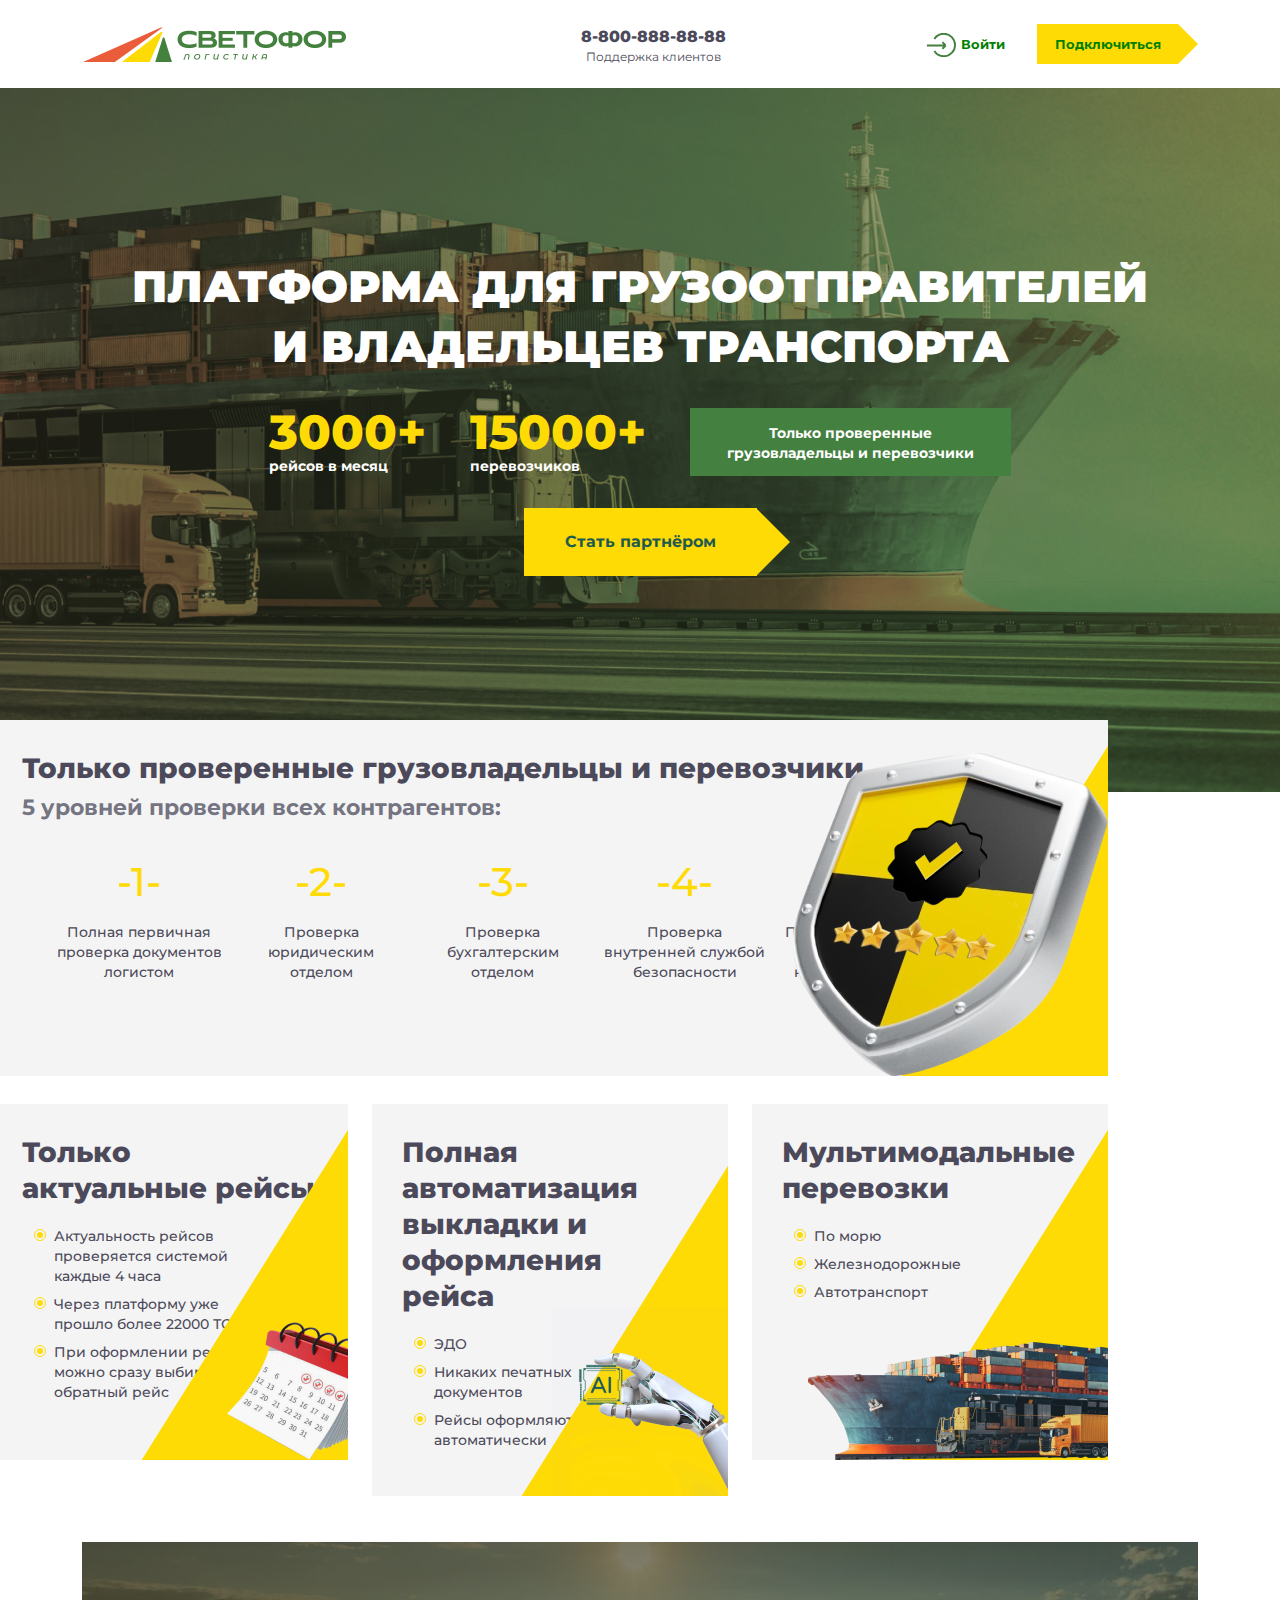
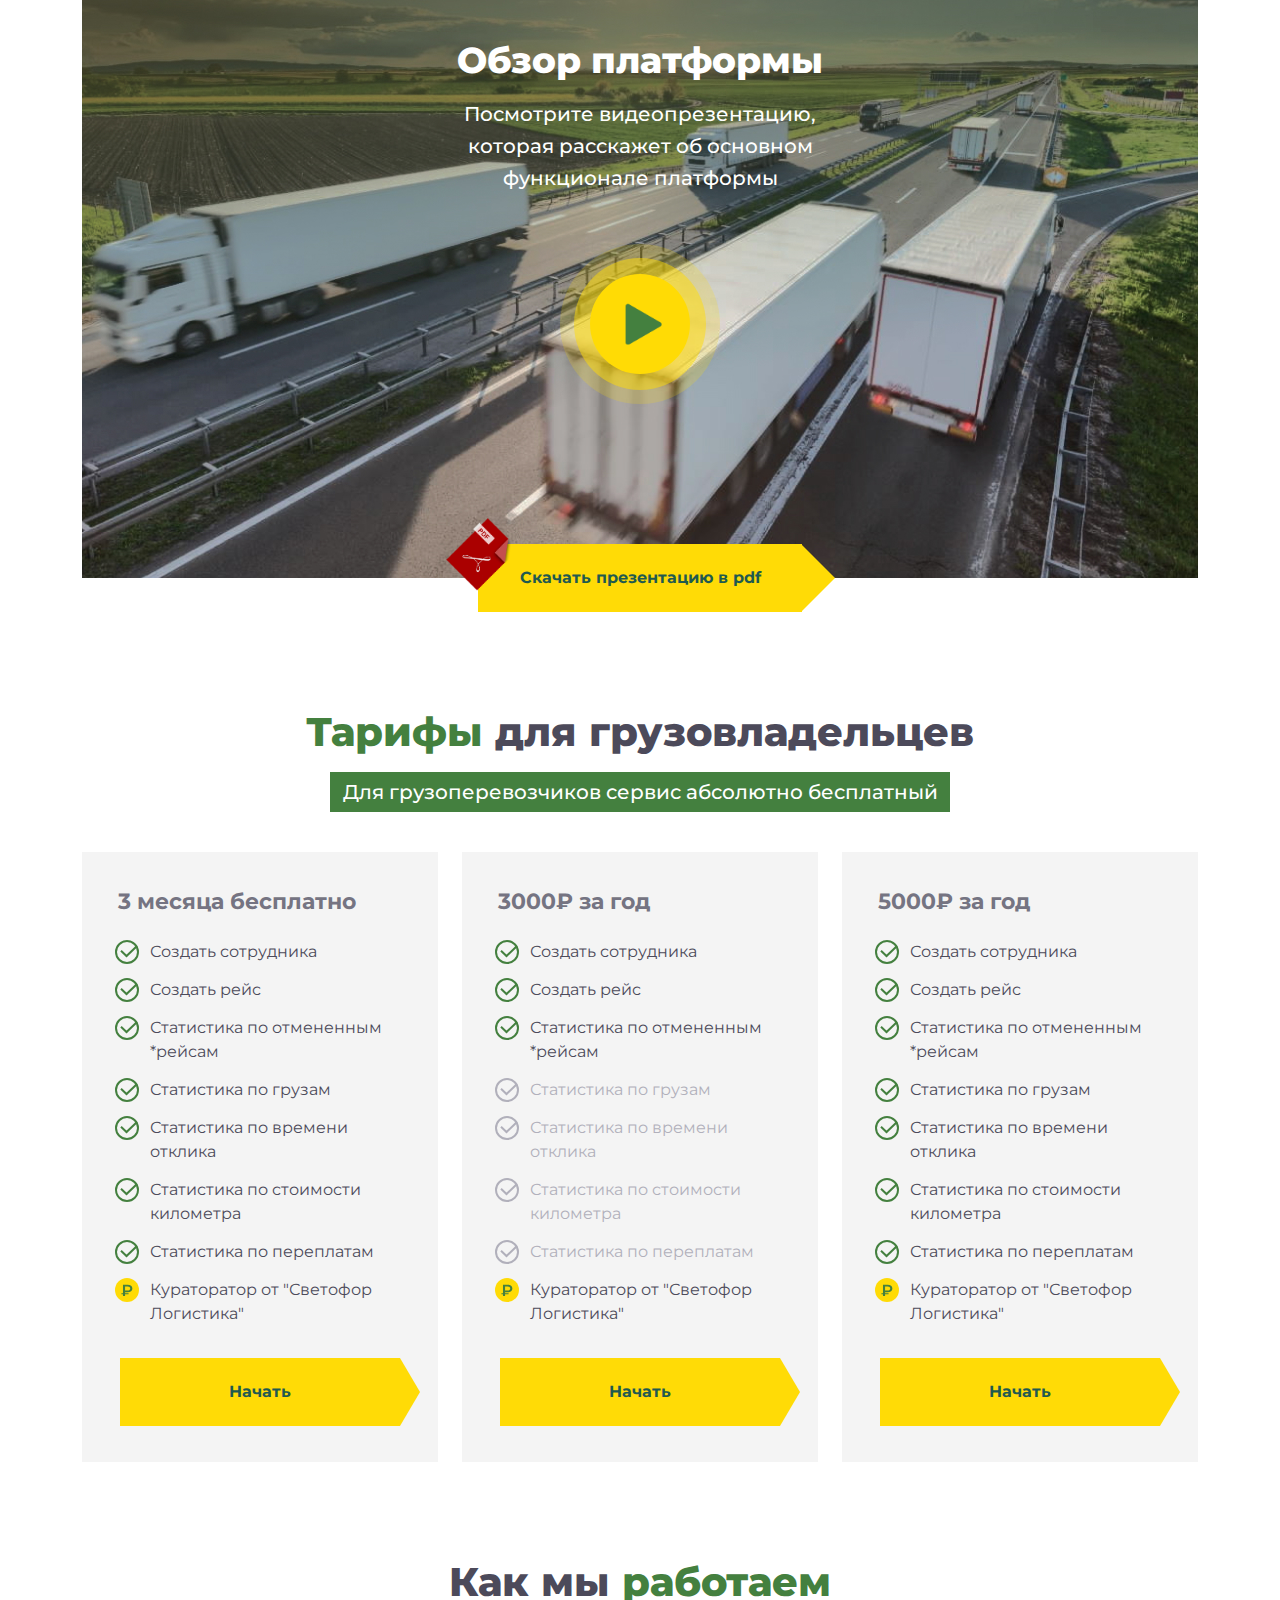
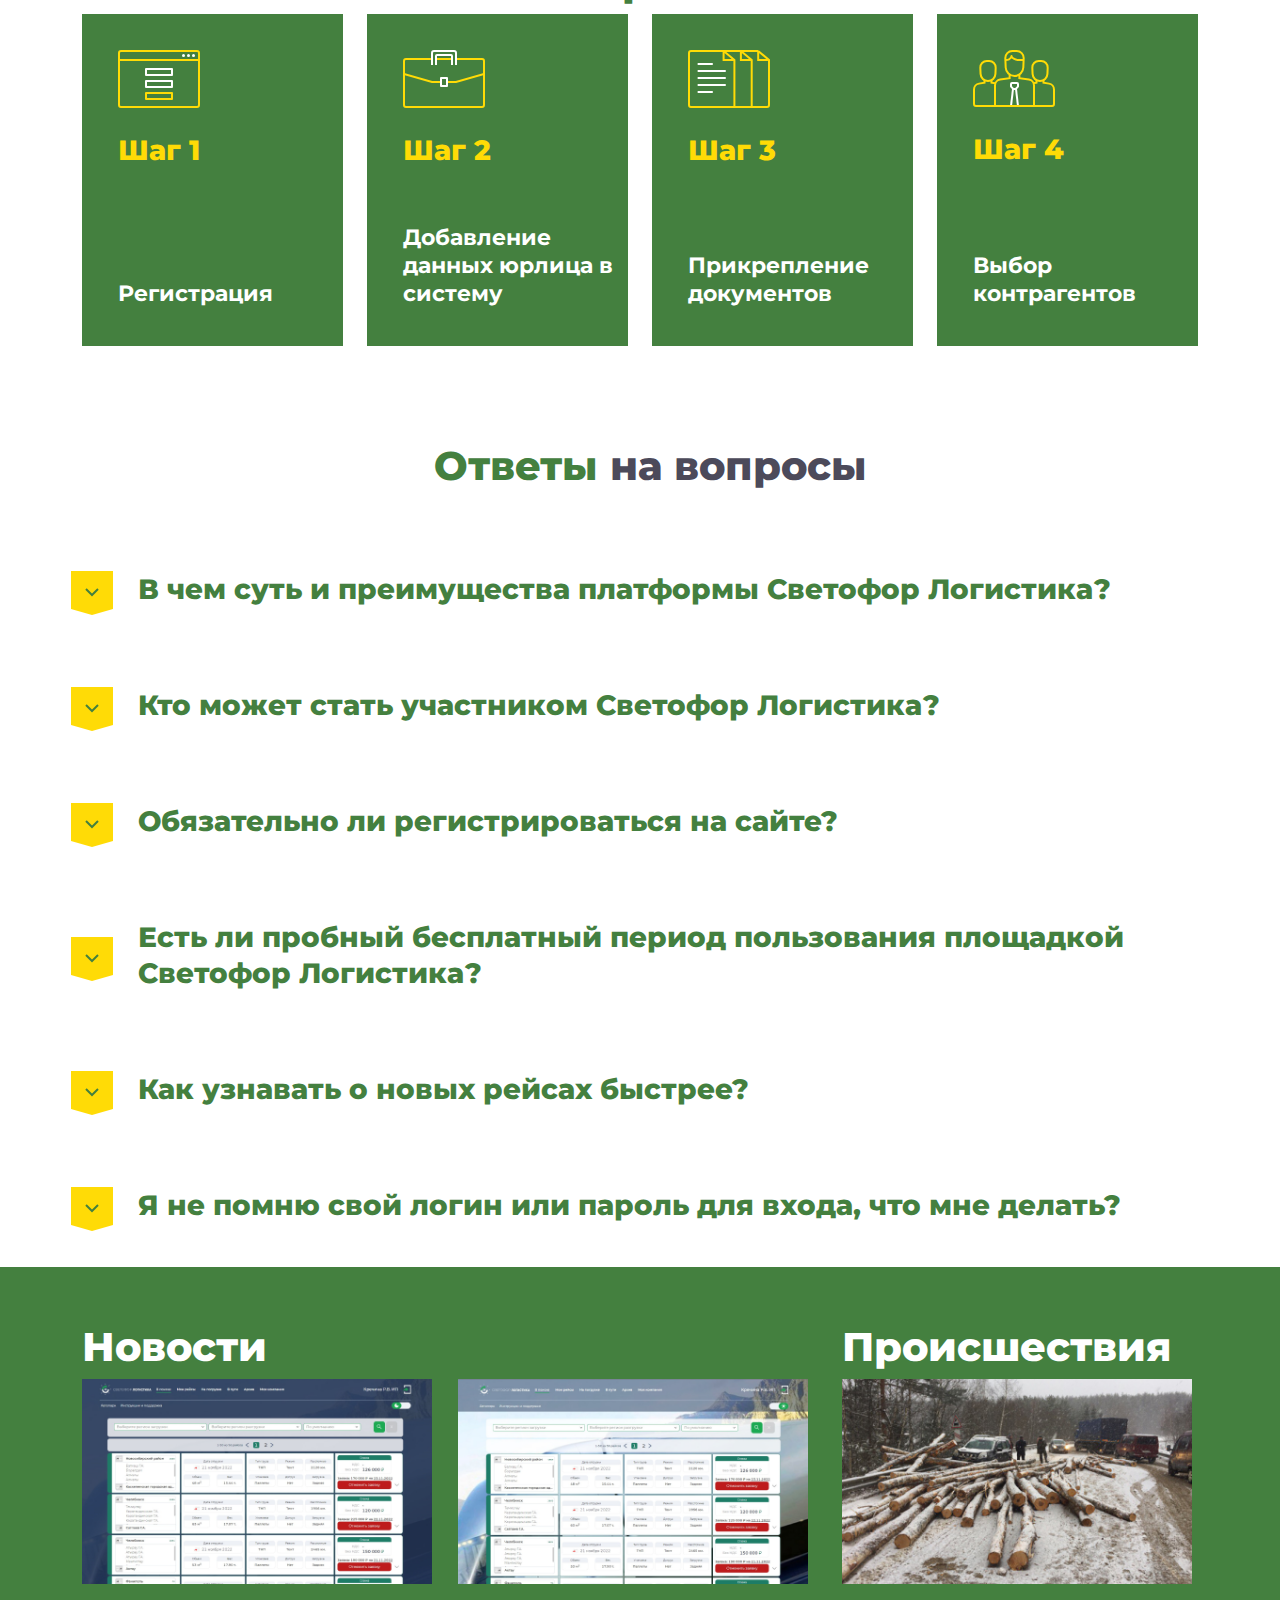
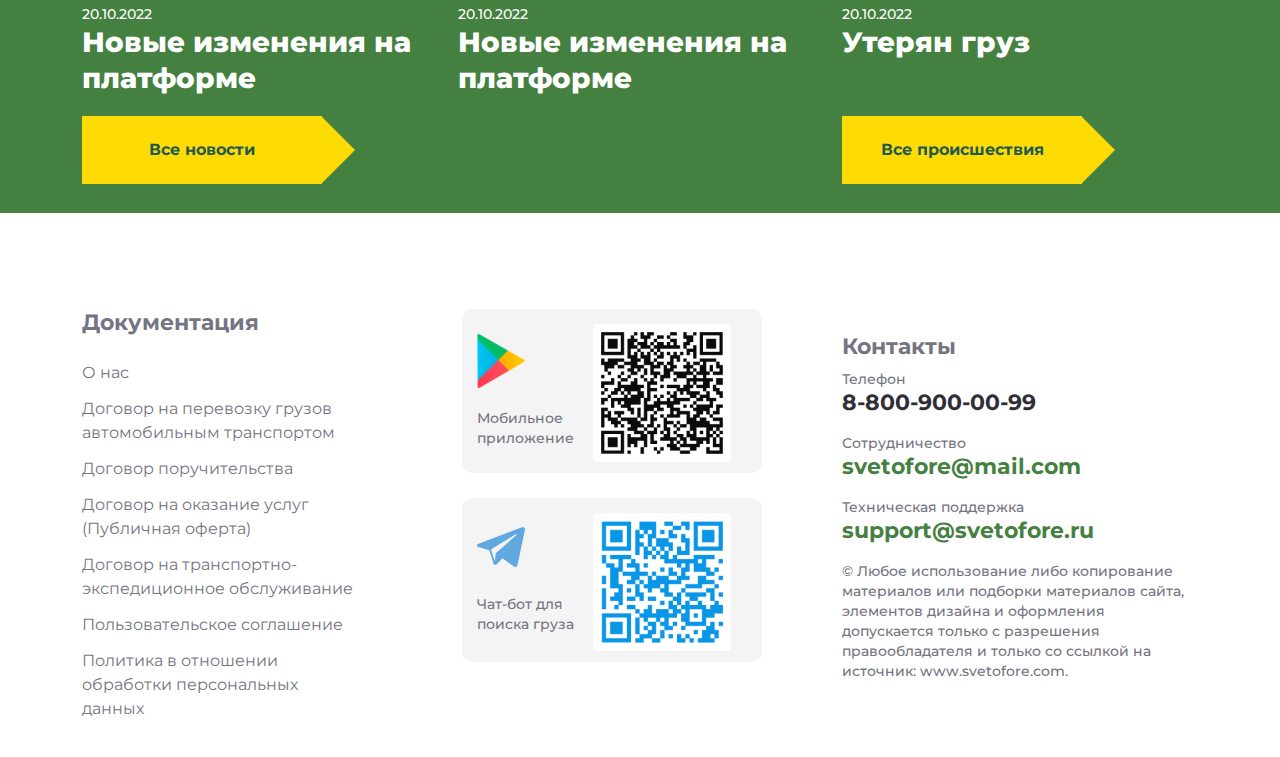
<file: 03/index.html>
<!DOCTYPE html>
<html lang="ru">
<head>
    <meta charset="UTF-8"/>
    <meta http-equiv="X-UA-Compatible" content="IE=edge"/>
    <meta name="viewport" content="width=device-width, initial-scale=1.0"/>
    <link href="https://fonts.googleapis.com/css2?family=Montserrat:wght@400;500;700;800;900&display=swap"
          rel="stylesheet"/>
    <link rel="stylesheet" href="css/bootstrap-reboot.min.css"/>
    <link rel="stylesheet" href="css/bootstrap-grid.min.css"/>
    <link rel="stylesheet" href="css/style.css"/>
    <link rel="shortcut icon" href="/img/favicon/favicon.ico" type="image/x-icon"/>
    <link rel="shortcut icon" href="/img/favicon/favicon-32x32.png" type="image/png"/>
    <title>СВЕТОФОР</title>
</head>
<body>
<header class="header">
    <div class="container">
        <div class="header__wrapper">
            <div class="header__logo"><img src="img/logo/logo.png" alt="logo" class="header__img"/></div>
            <div class="header__contact">
                <a href="tel:88008888888" class="header__phone">8-800-888-88-88</a>
                <div class="header__caption caption">Поддержка клиентов</div>
            </div>
            <div class="header__auth">
                <button class="header__login-btn btn-small">Войти</button>
                <button class="header__reg-btn btn-small">Подключиться</button>
            </div>
        </div>
    </div>
</header>
<section class="main">
    <div class="container">
        <h1 class="main__title">Платформа для грузоотправителей и владельцев транспорта</h1>
        <div class="main__info">
            <div class="main__trips">
                <div class="main__count">3000+</div>
                <div class="main__text text-small">рейсов в месяц</div>
            </div>
            <div class="main__transporters">
                <div class="main__count">15000+</div>
                <div class="main__text text-small">перевозчиков</div>
            </div>
            <div class="main__descriptions text-small">Только проверенные грузовладельцы и перевозчики</div>
        </div>
        <button class="main__btn btn-big">Стать партнёром</button>
    </div>
</section>
<section class="only">
    <div class="only__wrapper">
        <div class="container">
            <div class="row">
                <div class="col-12">
                    <div class="only__item only__item">
                        <h4 class="only__title">Только проверенные грузовладельцы и перевозчики</h4>
                        <h5 class="onli__subtitle">5 уровней проверки всех контрагентов:</h5>
                        <ul class="only__list only__list_large text-small">
                            <li>Полная первичная проверка документов логистом</li>
                            <li>Проверка юридическим отделом</li>
                            <li>Проверка бухгалтерским отделом</li>
                            <li>Проверка внутренней службой безопасности</li>
                            <li>Проверка водителя и ТС перед непосредственной погрузкой</li>
                        </ul>
                        <img src="img/icons/Shape.png" alt="1"/>
                    </div>
                </div>
                <div class="col-4">
                    <div class="only__item">
                        <h4 class="only__title">Только актуальные рейсы</h4>
                        <ul class="only__list text-small">
                            <li>Актуальность рейсов проверяется системой каждые 4 часа</li>
                            <li>Через платформу уже прошло более 22000 ТС</li>
                            <li>При оформлении рейса можно сразу выбирать обратный рейс</li>
                        </ul>
                        <img src="img/icons/Layer1.png" alt="2"/>
                    </div>
                </div>
                <div class="col-4">
                    <div class="only__item">
                        <h4 class="only__title">Полная автоматизация выкладки и оформления рейса</h4>
                        <ul class="only__list text-small">
                            <li>ЭДО</li>
                            <li>Никаких печатных документов</li>
                            <li>Рейсы оформляются автоматически</li>
                        </ul>
                        <img src="img/icons/Layer2.png" alt="3"/>
                    </div>
                </div>
                <div class="col-4">
                    <div class="only__item">
                        <h4 class="only__title">Мультимодальные перевозки</h4>
                        <ul class="only__list text-small">
                            <li>По морю</li>
                            <li>Железнодорожные</li>
                            <li>Автотранспорт</li>
                        </ul>
                        <img src="img/icons/Layer3.png" alt="4"/>
                    </div>
                </div>
            </div>
        </div>
    </div>
</section>
<section class="review">
    <div class="container">
        <div class="review__wrapper">
            <h3 class="review__title">Обзор платформы</h3>
            <div class="review__description text-big">Посмотрите видеопрезентацию, которая расскажет об основном
                функционале платформы
            </div>
            <button class="review__btn-round btn-round"><img src="img/icons/arr.png" alt=""/></button>
            <button class="review__btn-download btn-big">Скачать презентацию в pdf</button>
        </div>
    </div>
</section>
<section class="tariff">
    <div class="container">
        <h2 class="tariff__title"><span>Тарифы</span> для грузовладельцев</h2>
        <div class="tariff__info text-big">Для грузоперевозчиков сервис абсолютно бесплатный</div>
        <div class="row">
            <div class="col-4">
                <div class="tariff__item">
                    <h5 class="tarif__item-title">3 месяца бесплатно</h5>
                    <ul class="tariff__list">
                        <li>Создать сотрудника</li>
                        <li>Создать рейс</li>
                        <li>Статистика по отмененным *рейсам</li>
                        <li>Статистика по грузам</li>
                        <li>Статистика по времени отклика</li>
                        <li>Статистика по стоимости километра</li>
                        <li>Статистика по переплатам</li>
                        <li>Кураторатор от "Светофор Логистика"</li>
                    </ul>
                    <button class="tariff__btn btn-big">Начать</button>
                </div>
            </div>
            <div class="col-4">
                <div class="tariff__item">
                    <h5 class="tarif__item-title">3000₽ за год</h5>
                    <ul class="tariff__list">
                        <li>Создать сотрудника</li>
                        <li>Создать рейс</li>
                        <li>Статистика по отмененным *рейсам</li>
                        <li class="no-active">Статистика по грузам</li>
                        <li class="no-active">Статистика по времени отклика</li>
                        <li class="no-active">Статистика по стоимости километра</li>
                        <li class="no-active">Статистика по переплатам</li>
                        <li>Кураторатор от "Светофор Логистика"</li>
                    </ul>
                    <button class="tariff__btn btn-big">Начать</button>
                </div>
            </div>
            <div class="col-4">
                <div class="tariff__item">
                    <h5 class="tarif__item-title">5000₽ за год</h5>
                    <ul class="tariff__list">
                        <li>Создать сотрудника</li>
                        <li>Создать рейс</li>
                        <li>Статистика по отмененным *рейсам</li>
                        <li>Статистика по грузам</li>
                        <li>Статистика по времени отклика</li>
                        <li>Статистика по стоимости километра</li>
                        <li>Статистика по переплатам</li>
                        <li>Кураторатор от "Светофор Логистика"</li>
                    </ul>
                    <button class="tariff__btn btn-big">Начать</button>
                </div>
            </div>
        </div>
    </div>
</section>
<section class="how-work">
    <div class="container">
        <h2 class="how-work__title">Как мы <span>работаем</span></h2>
        <div class="row">
            <div class="col-3">
                <div class="how-work__item">
                    <img src="img/icons/reg.svg" alt="step 1" class="how-work__img"/>
                    <h4 class="how-work__step">Шаг 1</h4>
                    <h5 class="how-work__descr">Регистрация</h5>
                </div>
            </div>
            <div class="col-3">
                <div class="how-work__item">
                    <img src="img/icons/ur.svg" alt="step 2" class="how-work__img"/>
                    <h4 class="how-work__step">Шаг 2</h4>
                    <h5 class="how-work__descr">Добавление данных юрлица в систему</h5>
                </div>
            </div>
            <div class="col-3">
                <div class="how-work__item">
                    <img src="img/icons/doc.svg" alt="step 3" class="how-work__img"/>
                    <h4 class="how-work__step">Шаг 3</h4>
                    <h5 class="how-work__descr">Прикрепление документов</h5>
                </div>
            </div>
            <div class="col-3">
                <div class="how-work__item">
                    <img src="img/icons/agent.svg" alt="step 4" class="how-work__img"/>
                    <h4 class="how-work__step">Шаг 4</h4>
                    <h5 class="how-work__descr">Выбор контрагентов</h5>
                </div>
            </div>
        </div>
    </div>
</section>
<section class="answer">
    <div class="container">
        <h2 class="answer__title"><span>Ответы </span>на вопросы</h2>
        <div class="answer__item">
            <h4 class="answer__text">В чем суть и преимущества платформы Светофор Логистика?</h4>
            <div class="answer__descr text-big">Наша платформа, соеденяет фактических перевозчика с грузоотправителем.
                Позволяя сэкономить время обоих.
            </div>
        </div>
        <div class="answer__item">
            <h4 class="answer__text">Кто может стать участником Светофор Логистика?</h4>
            <div class="answer__descr text-big">Наша платформа, соеденяет фактических перевозчика с грузоотправителем.
                Позволяя сэкономить время обоих.
            </div>
        </div>
        <div class="answer__item">
            <h4 class="answer__text">Обязательно ли регистрироваться на сайте?</h4>
            <div class="answer__descr text-big">Наша платформа, соеденяет фактических перевозчика с грузоотправителем.
                Позволяя сэкономить время обоих.
            </div>
        </div>
        <div class="answer__item">
            <h4 class="answer__text">Есть ли пробный бесплатный период пользования площадкой Светофор Логистика?</h4>
            <div class="answer__descr text-big">Наша платформа, соеденяет фактических перевозчика с грузоотправителем.
                Позволяя сэкономить время обоих.
            </div>
        </div>
        <div class="answer__item">
            <h4 class="answer__text">Как узнавать о новых рейсах быстрее?</h4>
            <div class="answer__descr text-big">Наша платформа, соеденяет фактических перевозчика с грузоотправителем.
                Позволяя сэкономить время обоих.
            </div>
        </div>
        <div class="answer__item">
            <h4 class="answer__text">Я не помню свой логин или пароль для входа, что мне делать?</h4>
            <div class="answer__descr text-big">Наша платформа, соеденяет фактических перевозчика с грузоотправителем.
                Позволяя сэкономить время обоих.
            </div>
        </div>
    </div>
</section>
<section class="news">
    <div class="container">
        <div class="row">
            <div class="col-8">
                <h2 class="news__header">Новости</h2>
                <div class="news__wrapper">
                    <div class="news__item">
                        <img src="img/news/photo_2022-11-21_16-03-25_1.png" alt="news1" class="news__img"/>
                        <div class="news__date text-small">20.10.2022</div>
                        <h4 class="news__title"><a href="#">Новые изменения на платформе</a></h4>
                    </div>
                    <div class="news__item">
                        <img src="img/news/photo_2022-11-21_16-03-14_1.png" alt="news2" class="news__img"/>
                        <div class="news__date text-small">20.10.2022</div>
                        <h4 class="news__title"><a href="#">Новые изменения на платформе</a></h4>
                    </div>
                </div>
                <button class="news__btn btn-big">Все новости</button>

            </div>
            <div class="col-4">
                <div class="news__incidents">
                    <h2 class="news__header">Происшествия</h2>
                    <div class="news__item">
                        <img src="img/news/photo_2022-11-21_16-03-16.png" alt="inc1" class="news__img"/>
                        <div class="news__date text-small">20.10.2022</div>
                        <h4 class="news__title"><a href="#">Утерян груз</a></h4>
                    </div>
                </div>
                <button class="news__btn btn-big">Все происшествия</button>

            </div>

        </div>
    </div>
</section>
<footer class="footer">
    <div class="container">
        <div class="row">
            <div class="col-4">
                <div class="footer__docs">
                    <h5>Документация</h5>
                    <ul class="footer__list">
                        <li><a href="#" class="footer__doc">О нас</a></li>
                        <li><a href="#" class="footer__doc">Договор на перевозку грузов автомобильным транспортом</a>
                        </li>
                        <li><a href="#" class="footer__doc">Договор поручительства</a></li>
                        <li><a href="#" class="footer__doc">Договор на оказание услуг (Публичная оферта)</a></li>
                        <li><a href="#" class="footer__doc">Договор на транспортно-экспедиционное обслуживание</a></li>
                        <li><a href="#" class="footer__doc">Пользовательское соглашение</a></li>
                        <li><a href="#" class="footer__doc">Политика в отношении обработки персональных данных</a></li>
                    </ul>
                </div>
            </div>
            <div class="col-4">
                <div class="footer__links">
                    <a href="#" class="footer__mobile-app">
                        <img src="img/icons/icon_market.svg" alt="market" class="footer__icon"/>
                        <div class="footer__text text-small">Мобильное приложение</div>
                        <img src="img/icons/qr_market.png" alt="qr_market" class="footer__qr"/>
                    </a>
                    <a href="#" class="footer__teleg-bot">
                        <img src="img/icons/icon_bot.svg" alt="bot" class="footer__icon"/>
                        <div class="footer__text text-small">Чат-бот для поиска груза</div>
                        <img src="img/icons/qr_bot.png" alt="qr_bot" class="footer__qr"/>
                    </a>
                </div>
            </div>
            <div class="col-4">
                <div class="footer__contacts">
                    <h5>Контакты</h5>
                    <div class="footer__phone">
                        <div class="text-small">Телефон</div>
                        <h5><a href="tel:88009000099">8-800-900-00-99</a></h5>
                    </div>
                    <div class="footer__cooperation">
                        <div class="text-small">Сотрудничество</div>
                        <h5 class="footer__mail"><a href="mailto:svetofore@mail.com">svetofore@mail.com</a></h5>
                    </div>
                    <div class="footer__support">
                        <div class="text-small">Техническая поддержка</div>
                        <h5 class="footer__mail"><a href="mailto:support@svetofore.ru">support@svetofore.ru</a></h5>
                    </div>
                    <div class="footer__copy">
                        <div class="text-small">
                            &copy Любое использование либо копирование материалов или подборки материалов сайта,
                            элементов дизайна и оформления допускается только с
                            разрешения правообладателя и только со ссылкой на источник: www.svetofore.com.
                        </div>
                    </div>
                </div>
            </div>
        </div>
    </div>
</footer>
<script src="js/script.js"></script>
</body>
</html>
</file>
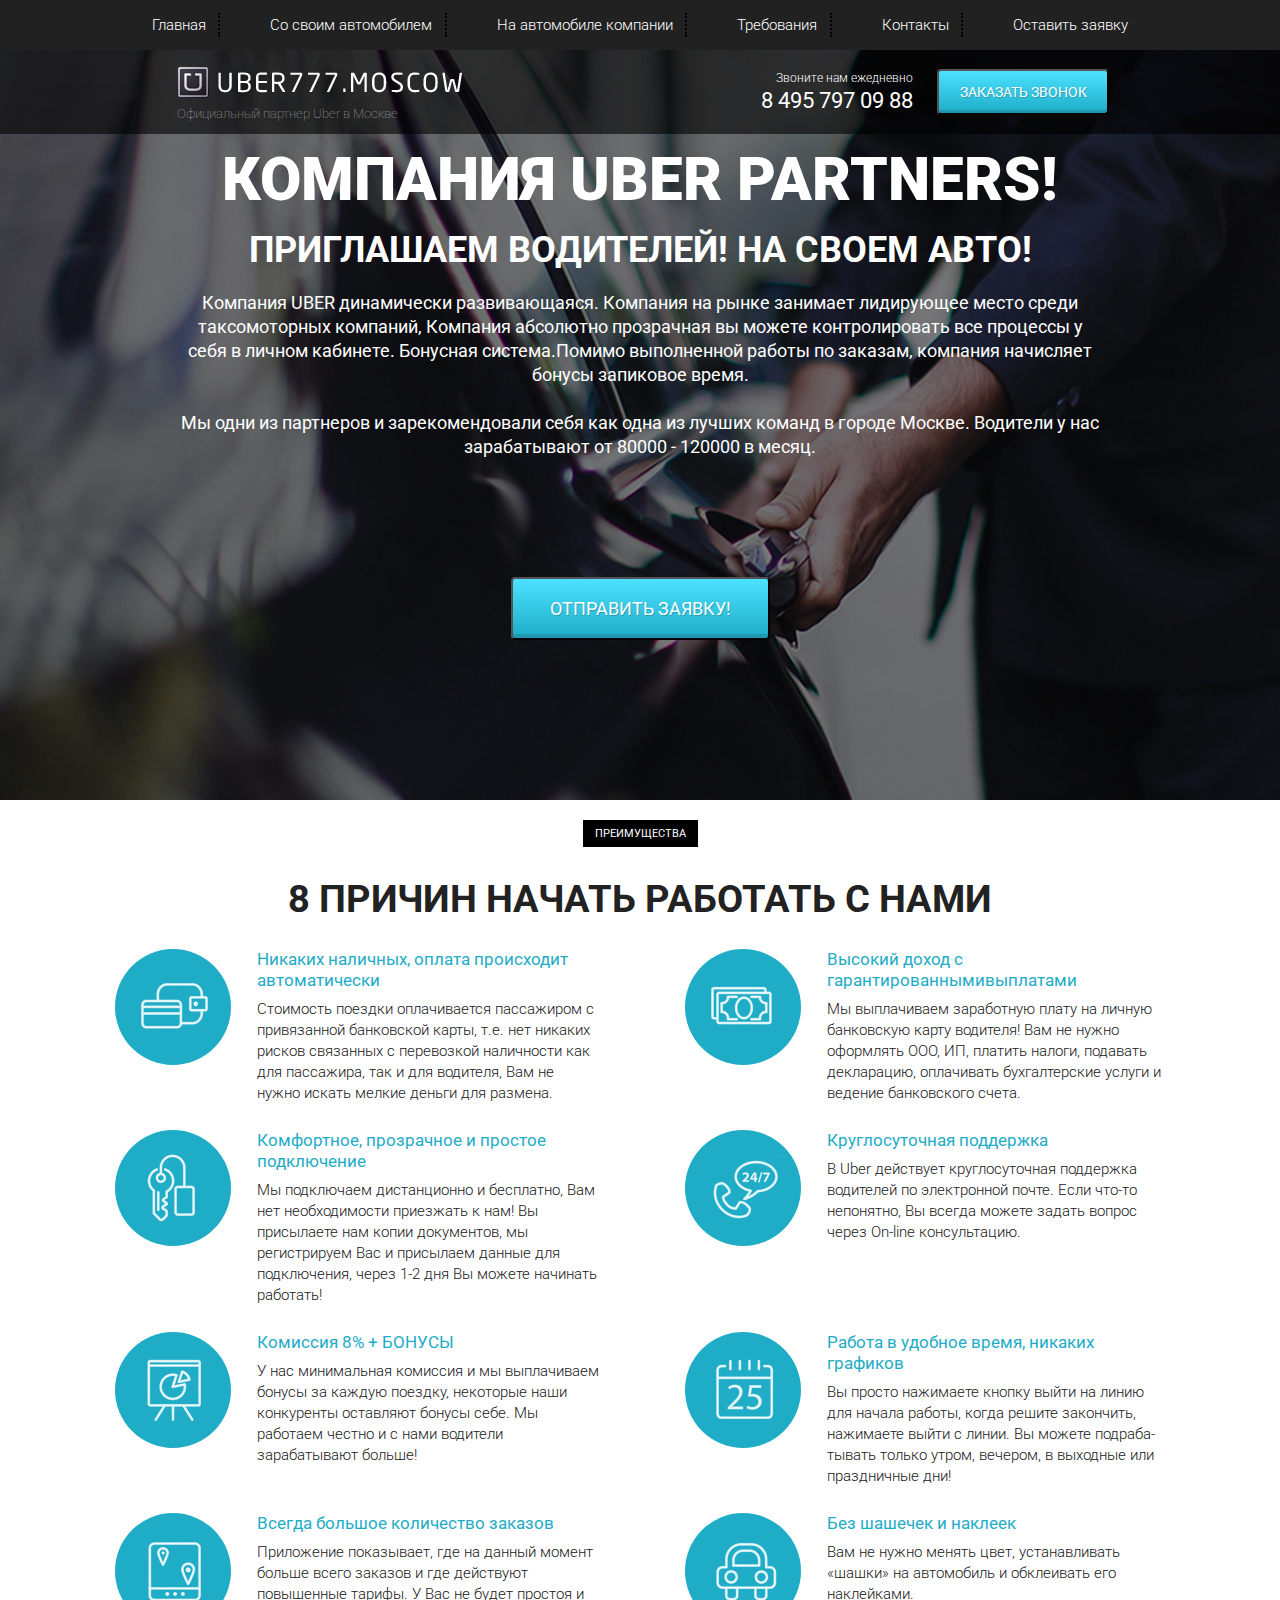
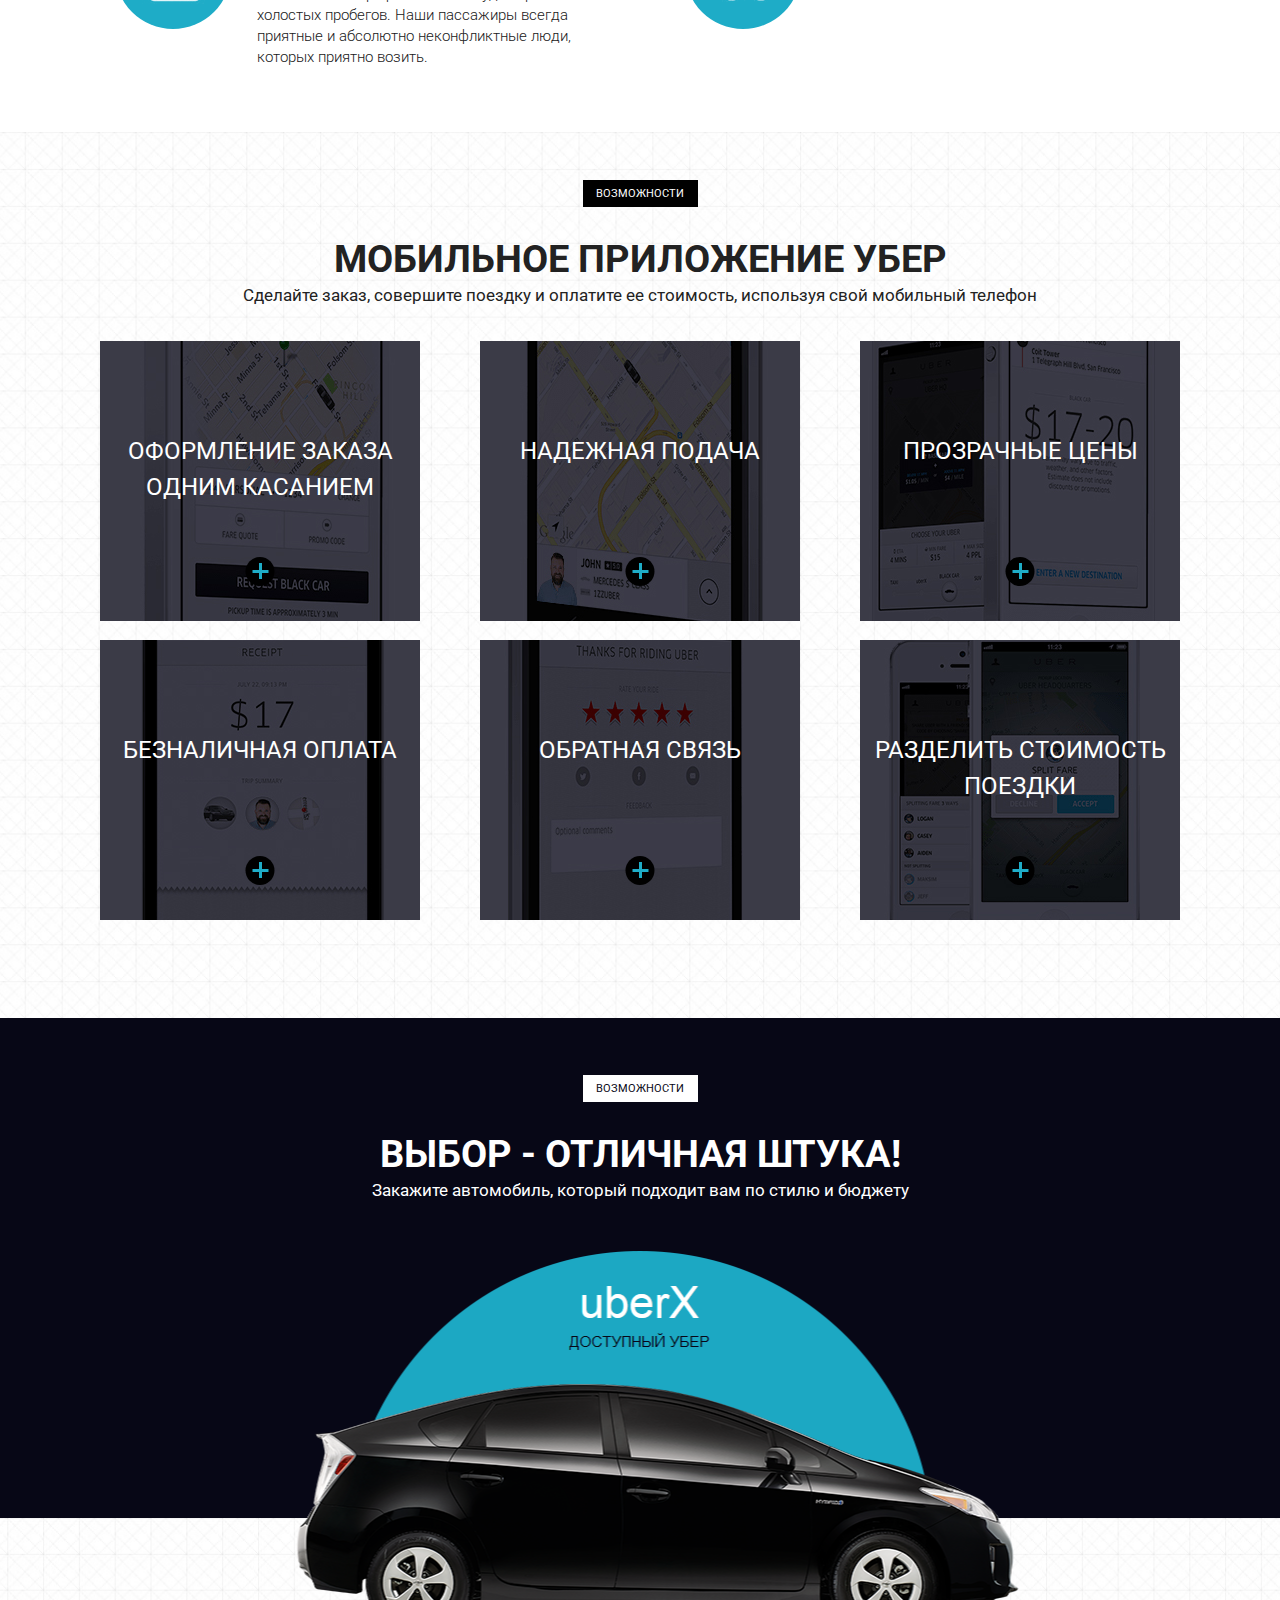
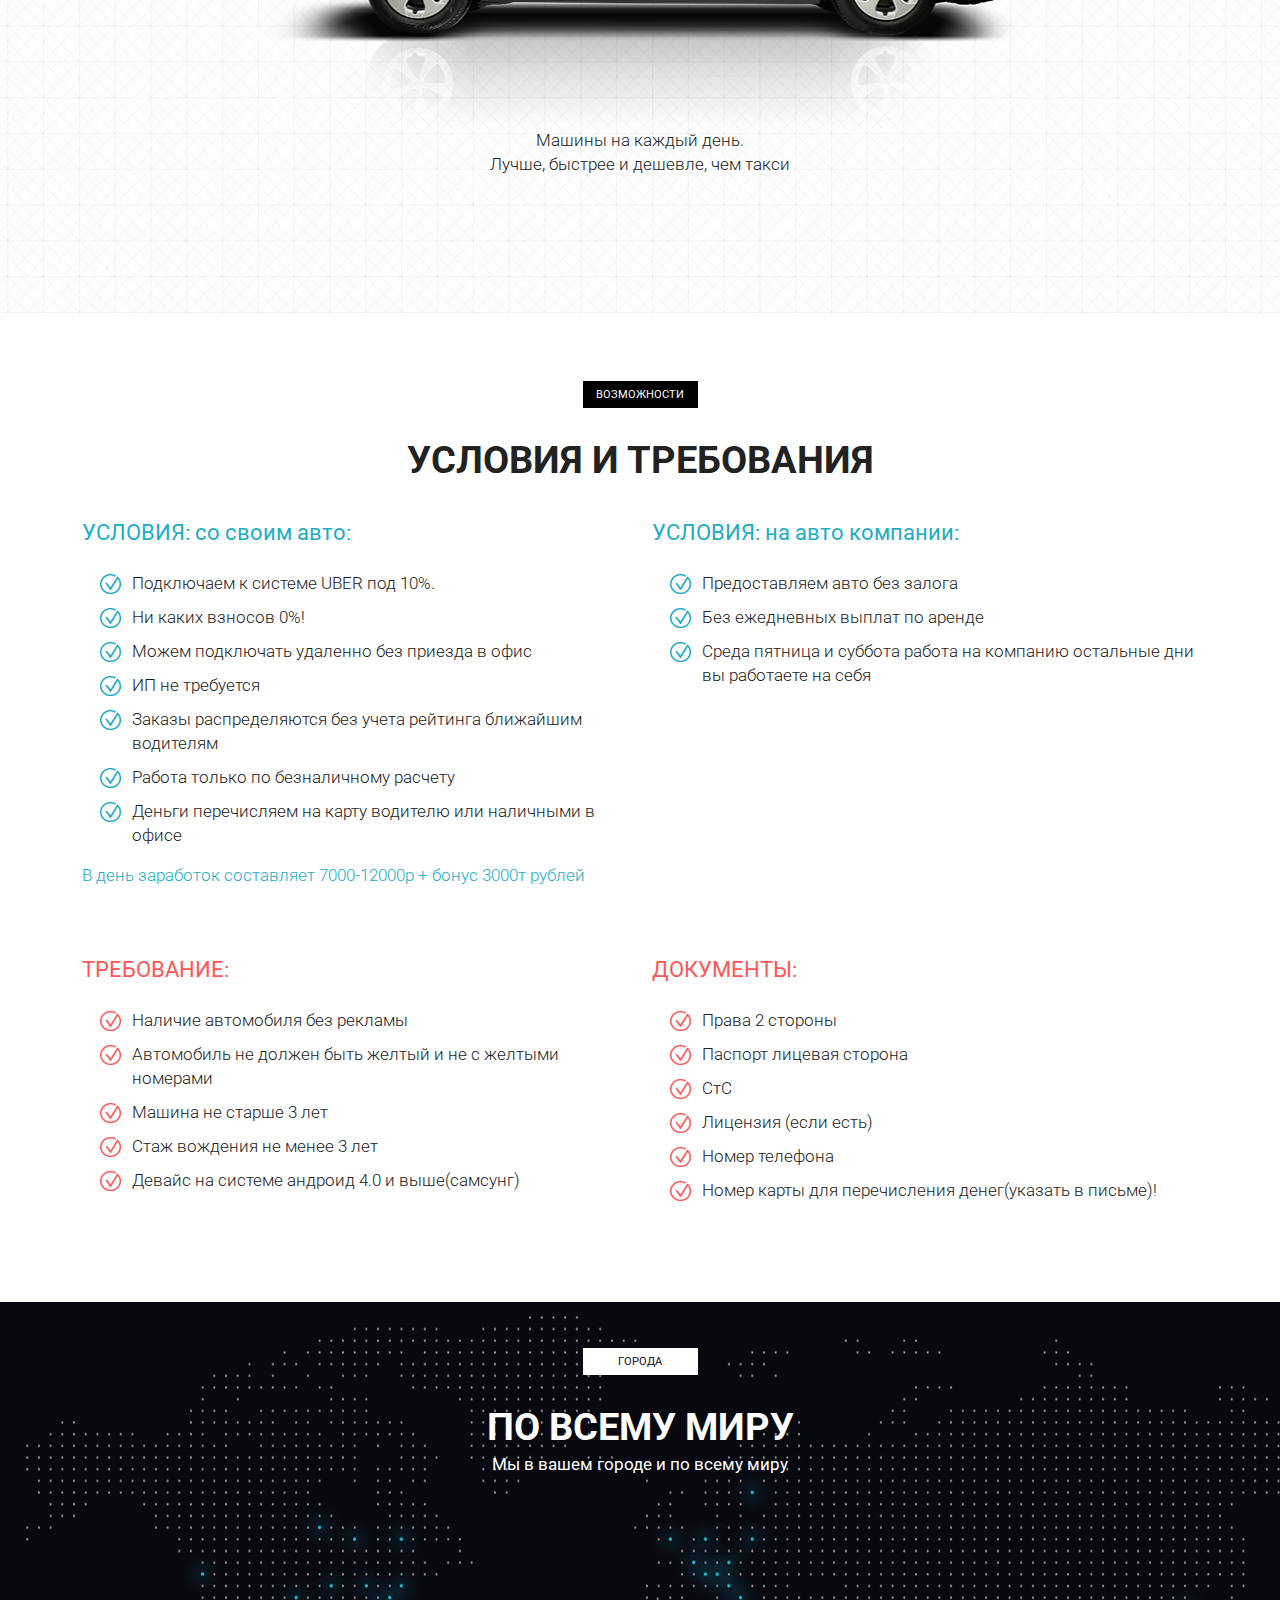
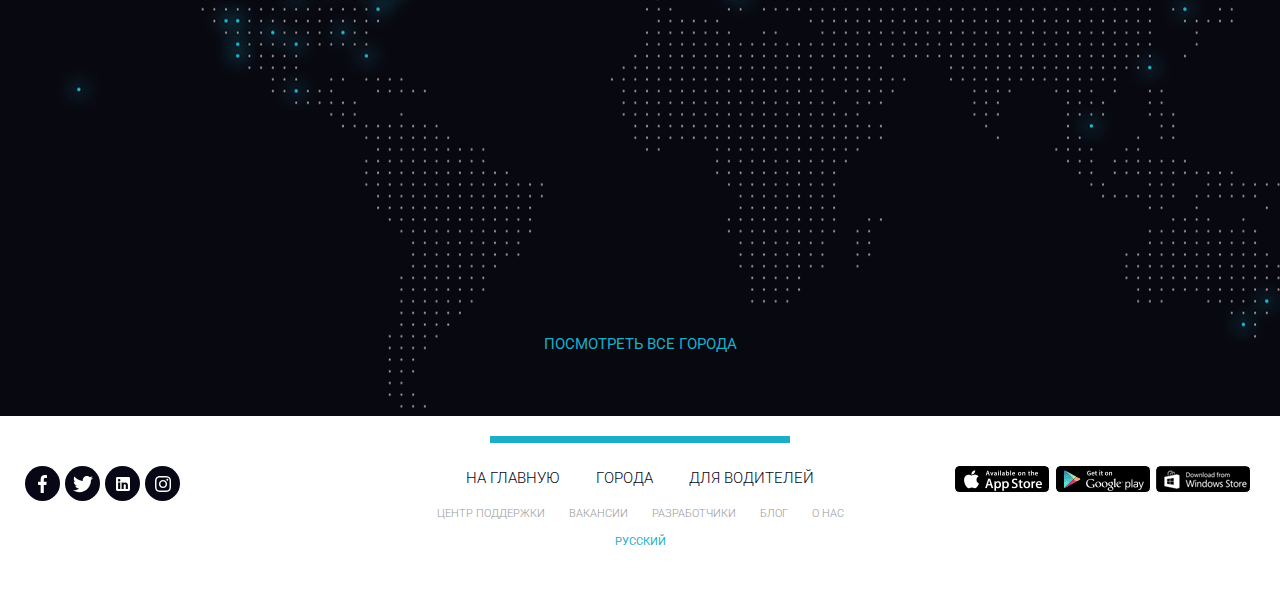
<file: 02/src/index.html>
<!DOCTYPE html>
<html lang="en">
  <head>
    <meta charset="UTF-8" />
    <meta http-equiv="X-UA-Compatible" content="IE=edge" />
    <meta name="viewport" content="width=device-width, initial-scale=1.0" />
    <link href="https://fonts.googleapis.com/css2?family=Roboto:wght@300;400;700&display=swap" rel="stylesheet" />
    <link rel="stylesheet" href="css/bootstrap-reboot.min.css" />
    <link rel="stylesheet" href="css/bootstrap-grid.min.css" />
    <link rel="stylesheet" href="css/style.min.css" />
    <title>Uber</title>
    <link rel="shortcut icon" href="img/icons/favicon.png" type="image/png">
  </head>
  <body>
    <header>
      <nav>
        <div class="container">
          <ul class="menu">
            <li class="menu_item"><a href="#" class="menu_link">Главная</a></li>
            <li class="menu_item"><a href="#require_selfCar" class="menu_link">Со своим автомобилем</a></li>
            <li class="menu_item"><a href="#require_companyCar" class="menu_link">На автомобиле компании</a></li>
            <li class="menu_item"><a href="#" class="menu_link">Требования</a></li>
            <li class="menu_item"><a href="#" class="menu_link">Контакты</a></li>
            <li class="menu_item"><a href="#" class="menu_link">Оставить заявку</a></li>
          </ul>
        </div>
        <div class="hamburger"><span></span><span></span><span></span></div>
      </nav>
      <div class="subheader">
        <div class="container">
          <div class="row">
            <div class="col-6 col-md-4 offset-md-1">
              <a href="#"><img src="img/icons/uber_logo.png" alt="logo" class="subheader_logo" /></a>
              <div class="subheader_official">Официальный партнер Uber в Москве</div>
            </div>
            <div class="xs-hidden col-md-3 offset-md-1 col-lg-2 offset-lg-2">
              <div class="subheader_call">Звоните нам ежедневно</div>
              <a href="tel:84957970988" class="subheader_phone">8 495 797 09 88</a>
            </div>
            <div class="col-6 col-md-3 col-lg-2">
              <a href="tel:84957970988" class="xs_visible subheader_phone">8 495 797 09 88</a>
              <button class="subheader_btn">заказать звонок</button>
            </div>
          </div>
        </div>
      </div>
    </header>
    <section class="promo">
      <div class="container">
        <div class="row">
          <div class="col-md-12 col-lg-10 offset-lg-1">
            <h1 class="promo_header">КОМПАНИЯ UBER PARTNERS!</h1>
            <h2 class="promo_subheader">ПРИГЛАШАЕМ ВОДИТЕЛЕЙ! НА СВОЕМ АВТО!</h2>
            <div class="promo_description">
              Компания UBER динамически развивающаяся. Компания на рынке занимает лидирующее место среди таксомоторных компаний, Компания абсолютно прозрачная
              вы можете контролировать все процессы у себя в личном кабинете. Бонуcная система.Помимо выполненной работы по заказам, компания начисляет бонусы
              запиковое время.<br /><br />
              Мы одни из партнеров и зарекомендовали себя как одна из лучших команд в городе Москве. Водители у нас зарабатывают от 80000 - 120000 в месяц.
            </div>
            <button class="promo_btn">ОТПРАВИТЬ ЗАЯВКУ!</button>
          </div>
        </div>
      </div>
    </section>
    <section class="reasons">
      <div class="container">
        <div class="label">преимущества</div>
        <h2 class="title">8 причин начать работать с нами</h2>
        <div class="row">
          <div class="col-md-6">
            <div class="reasons_item">
              <div class="reasons_round"><img src="img/icons/Rectangle_1.png" alt="1" class="reasons_img" /></div>
              <div class="reasons_wrapper">
                <h3 class="reasons_title">Никаких наличных, оплата происходит автоматически</h3>
                <div class="reasons_text">
                  Стоимость поездки оплачивается пассажиром с привязанной банковской карты, т.е. нет никаких рисков связанных с перевозкой наличности как для
                  пассажира, так и для водителя, Вам не нужно искать мелкие деньги для размена.
                </div>
              </div>
            </div>
          </div>
          <div class="col-md-6">
            <div class="reasons_item">
              <div class="reasons_round"><img src="img/icons/Rectangle_2.png" alt="2" class="reasons_img" /></div>
              <div class="reasons_wrapper">
                <h3 class="reasons_title">Высокий доход с гарантированнымивыплатами</h3>
                <div class="reasons_text">
                  Мы выплачиваем заработную плату на личную банковскую карту водителя! Вам не нужно оформлять ООО, ИП, платить налоги, подавать декларацию,
                  оплачивать бухгалтерские услуги и ведение банковского счета.
                </div>
              </div>
            </div>
          </div>
          <div class="col-md-6">
            <div class="reasons_item">
              <div class="reasons_round"><img src="img/icons/Rectangle_3.png" alt="3" class="reasons_img" /></div>
              <div class="reasons_wrapper">
                <h3 class="reasons_title">Комфортное, прозрачное и простое подключение</h3>
                <div class="reasons_text">
                  Мы подключаем дистанционно и бесплатно, Вам нет необходимости приезжать к нам! Вы присылаете нам копии документов, мы регистрируем Вас и
                  присылаем данные для подключения, через 1-2 дня Вы можете начинать работать!
                </div>
              </div>
            </div>
          </div>
          <div class="col-md-6">
            <div class="reasons_item">
              <div class="reasons_round"><img src="img/icons/Rectangle_4.png" alt="4" class="reasons_img" /></div>
              <div class="reasons_wrapper">
                <h3 class="reasons_title">Круглосуточная поддержка</h3>
                <div class="reasons_text">
                  В Uber действует круглосуточная поддержка водителей по электронной почте. Если что-то непонятно, Вы всегда можете задать вопрос через On-line
                  консультацию.
                </div>
              </div>
            </div>
          </div>
          <div class="col-md-6">
            <div class="reasons_item">
              <div class="reasons_round"><img src="img/icons/Rectangle_5.png" alt="5" class="reasons_img" /></div>
              <div class="reasons_wrapper">
                <h3 class="reasons_title">Комиссия 8% + БОНУСЫ</h3>
                <div class="reasons_text">
                  У нас минимальная комиссия и мы выплачиваем бонусы за каждую поездку, некоторые наши конкуренты оставляют бонусы себе. Мы работаем честно и с
                  нами водители зарабатывают больше!
                </div>
              </div>
            </div>
          </div>
          <div class="col-md-6">
            <div class="reasons_item">
              <div class="reasons_round"><img src="img/icons/Rectangle_6.png" alt="6" class="reasons_img" /></div>
              <div class="reasons_wrapper">
                <h3 class="reasons_title">Работа в удобное время, никаких графиков</h3>
                <div class="reasons_text">
                  Вы просто нажимаете кнопку выйти на линию для начала работы, когда решите закончить, нажимаете выйти с линии. Вы можете подраба-тывать только
                  утром, вечером, в выходные или праздничные дни!
                </div>
              </div>
            </div>
          </div>
          <div class="col-md-6">
            <div class="reasons_item">
              <div class="reasons_round"><img src="img/icons/Rectangle_7.png" alt="7" class="reasons_img" /></div>
              <div class="reasons_wrapper">
                <h3 class="reasons_title">Всегда большое количество заказов</h3>
                <div class="reasons_text">
                  Приложение показывает, где на данный момент больше всего заказов и где действуют повышенные тарифы. У Вас не будет простоя и холостых
                  пробегов. Наши пассажиры всегда приятные и абсолютно неконфликтные люди, которых приятно возить.
                </div>
              </div>
            </div>
          </div>
          <div class="col-md-6">
            <div class="reasons_item">
              <div class="reasons_round"><img src="img/icons/Rectangle_8.png" alt="8" class="reasons_img" /></div>
              <div class="reasons_wrapper">
                <h3 class="reasons_title">Без шашечек и наклеек</h3>
                <div class="reasons_text">Вам не нужно менять цвет, устанавливать «шашки» на автомобиль и обклеивать его наклейками.</div>
              </div>
            </div>
          </div>
        </div>
      </div>
    </section>
    <section class="mobile">
      <div class="container">
        <div class="label">Возможности</div>
        <h2 class="title">мобильное приложение убер</h2>
        <div class="subtitle">Сделайте заказ, совершите поездку и оплатите ее стоимость, используя свой мобильный телефон</div>
        <div class="row">
          <div class="col-md-6 col-lg-4">
            <div class="mobile_item mobile_item_1">
              <div class="mobile_item_subtitle">оформление заказа одним касанием</div>
              <div class="mobile_item_plus"></div>
            </div>
          </div>
          <div class="col-md-6 col-lg-4">
            <div class="mobile_item mobile_item_2">
              <div class="mobile_item_subtitle">надежная подача</div>
              <div class="mobile_item_plus"></div>
            </div>
          </div>
          <div class="col-md-6 col-lg-4">
            <div class="mobile_item mobile_item_3">
              <div class="mobile_item_subtitle">прозрачные цены</div>
              <div class="mobile_item_plus"></div>
            </div>
          </div>
          <div class="col-md-6 col-lg-4">
            <div class="mobile_item mobile_item_4">
              <div class="mobile_item_subtitle">безналичная оплата</div>
              <div class="mobile_item_plus"></div>
            </div>
          </div>
          <div class="col-md-6 col-lg-4">
            <div class="mobile_item mobile_item_5">
              <div class="mobile_item_subtitle">обратная связь</div>
              <div class="mobile_item_plus"></div>
            </div>
          </div>
          <div class="col-md-6 col-lg-4">
            <div class="mobile_item mobile_item_6">
              <div class="mobile_item_subtitle">разделить стоимость поездки</div>
              <div class="mobile_item_plus"></div>
            </div>
          </div>
        </div>
      </div>
    </section>
    <section class="choice">
      <div class="dark">
        <div class="container">
          <div class="label label_white">Возможности</div>
          <h2 class="title title_white">Выбор - отличная штука!</h2>
          <div class="subtitle subtitle_white">Закажите автомобиль, который подходит вам по стилю и бюджету</div>
          <img src="img/bg/auto.png" alt="auto" class="choice_img" />
        </div>
      </div>
      <div class="light">
        <div class="container">
          <div class="choice_text">Машины на каждый день.<br />Лучше, быстрее и дешевле, чем такси</div>
        </div>
      </div>
    </section>
    <section class="require">
      <div class="container">
        <div class="label">Возможности</div>
        <h2 class="title">условия и требования</h2>
        <div class="row">
          <div class="col-md-6">
            <div class="require_block" id="require_selfCar">
              <div class="require_title">УСЛОВИЯ: со своим авто:</div>
              <ul class="require_list">
                <li>Подключаем к системе UBER под 10%.</li>
                <li>Ни каких взносов 0%!</li>
                <li>Можем подключать удаленно без приезда в офис</li>
                <li>ИП не требуется</li>
                <li>Заказы распределяются без учета рейтинга ближайшим водителям</li>
                <li>Работа только по безналичному расчету</li>
                <li>Деньги перечисляем на карту водителю или наличными в офисе</li>
              </ul>
              <div class="require_descr">В день заработок составляет 7000-12000р + бонус 3000т рублей</div>
            </div>
          </div>
          <div class="col-md-6">
            <div class="require_block">
              <div class="require_title" id="require_companyCar">УСЛОВИЯ: на авто компании:</div>
              <ul class="require_list">
                <li>Предоставляем авто без залога</li>
                <li>Без ежедневных выплат по аренде</li>
                <li>Среда пятница и суббота работа на компанию остальные дни вы работаете на себя</li>
              </ul>
            </div>
          </div>

          <div class="col-md-6">
            <div class="require_block require_block_nmb warning">
              <div class="require_title">ТРЕБОВАНИЕ:</div>
              <ul class="require_list">
                <li>Наличие автомобиля без рекламы</li>
                <li>Автомобиль не должен быть желтый и не с желтыми номерами</li>
                <li>Машина не старше 3 лет</li>
                <li>Стаж вождения не менее 3 лет</li>
                <li>Девайс на системе андроид 4.0 и выше(самсунг)</li>
              </ul>
            </div>
          </div>

          <div class="col-md-6">
            <div class="require_block require_block_nmb warning">
              <div class="require_title">ДОКУМЕНТЫ:</div>
              <ul class="require_list">
                <li>Права 2 стороны</li>
                <li>Паспорт лицевая сторона</li>
                <li>СтС</li>
                <li>Лицензия (если есть)</li>
                <li>Номер телефона</li>
                <li>Номер карты для перечисления денег(указать в письме)!</li>
              </ul>
            </div>
          </div>
        </div>
      </div>
    </section>
    <section class="world">
      <div class="container">
        <div class="label label_white">города</div>
        <h2 class="title title_white">По всему миру</h2>
        <div class="subtitle subtitle_white">Мы в вашем городе и по всему миру</div>
        <a href="#" class="world_link">посмотреть все города</a>
      </div>
    </section>
    <footer class="footer">
      <div class="footer_social">
        <div class="footer_social_round"><img src="img/social/facebook.svg" alt="facebook" class="footer_social_img" /></div>
        <div class="footer_social_round"><img src="img/social/twitter.svg" alt="twitter" class="footer_social_img" /></div>
        <div class="footer_social_round"><img src="img/social/linkedin.svg" alt="linkedin" class="footer_social_img" /></div>
        <div class="footer_social_round"><img src="img/social/instagram.svg" alt="instagram" class="footer_social_img" /></div>
      </div>
      <div class="footer_links">
        <div class="footer_links_page_links">
          <a href="#">на главную</a>
          <a href="#">города</a>
          <a href="#">для водителей</a>
        </div>
        <div class="footer_links_site_links">
          <a href="#">центр поддержки</a>
          <a href="#">вакансии</a>
          <a href="#">разработчики</a>
          <a href="#">блог</a>
          <a href="">о&nbspнас</a>
        </div>
        <div class="footer_links_language">
          <a href="#">русский</a>
        </div>
      </div>
      <div class="footer_downloads">
        <img src="img/social/install_links.png" alt="downloads" class="footer_downloads_img" />
      </div>
    </footer>
    <script src="js/script.js"></script>
  </body>
</html>
</file>
<file: 03/css/style.css>
* {
  margin: 0;
  padding: 0;
  font-family: "Montserrat", sans-serif;
  color: #4c4a5a;
}

a {
  text-decoration: none;
}

h1 {
  /* desktop/h1 */
  font-weight: 900;
  font-size: 44px;
  line-height: 60px;
  text-align: center;
  text-transform: uppercase;
}

h2 {
  /* desktop/h2 */
  font-weight: 800;
  font-size: 40px;
  line-height: 48px;
}

h3 {
  /* desktop/h3 */
  font-weight: 800;
  font-size: 36px;
  line-height: 36px;
}

h4 {
  /* desktop/h4 */
  font-weight: 800;
  font-size: 28px;
  line-height: 36px;
}

h5 {
  /* desktop/h5 */
  font-weight: 700;
  font-size: 22px;
  line-height: 28px;
  color: #757482;
}

.text-big {
  font-weight: 500;
  font-size: 20px;
  line-height: 32px;
}

.text-small {
  font-weight: 500;
  font-size: 14px;
  line-height: 20px;
  color: #757482;
}

.btn-big {
  font-weight: 700;
  font-size: 16px;
  line-height: 20px;
  color: #1f5a4f;
}

.btn-small {
  font-weight: 700;
  font-size: 13px;
  line-height: 16px;
  color: green;
}

.caption {
  /* desktop/caption */
  font-weight: 400;
  font-size: 12px;
  line-height: 15px;
}

@media (max-width: 600px) {
  h1 {
    /* mobile/h1 */
    font-size: 24px;
    line-height: 36px;
  }
  h2 {
    /* mobile/h2 */
    font-size: 22px;
    line-height: 28px;
  }
  h3 {
    /* mobile/h3 */
    font-size: 20px;
    line-height: 26px;
  }
  h4 {
    /* mobile/h4 */
    font-size: 18px;
    line-height: 25px;
  }
  h5 {
    /* mobile/h5 */
    font-size: 16px;
    line-height: 24px;
  }
  .text-big {
    font-size: 14px;
    line-height: 22px;
  }
  .text-small {
    font-size: 12px;
    line-height: 18px;
  }
  .btn-big {
    font-size: 12px;
    line-height: 15px;
  }
  .btn-small {
    font-size: 12px;
    line-height: 15px;
  }
  .caption {
    /* mobile/caption */
    font-size: 8px;
    line-height: 10px;
  }
}
.btn-small,
.btn-big,
.btn-round {
  outline: none;
  background-color: #ffdb06;
  -webkit-transition: all 0.6s;
  transition: all 0.6s;
}
.btn-small:hover,
.btn-big:hover,
.btn-round:hover {
  background-color: #fbdd48;
  -webkit-transform: scale(1.1);
          transform: scale(1.1);
}
.btn-small:hover::after,
.btn-big:hover::after,
.btn-round:hover::after {
  border-left-color: #fbdd48;
}

.header__wrapper {
  min-height: 88px;
  display: -webkit-box;
  display: -ms-flexbox;
  display: flex;
  -webkit-box-align: center;
      -ms-flex-align: center;
          align-items: center;
  -webkit-box-pack: justify;
      -ms-flex-pack: justify;
          justify-content: space-between;
}
.header__img {
  width: 264px;
}
.header__phone {
  font-weight: 800;
  font-size: 16px;
  line-height: 20px;
  color: #4c4a5a;
  text-decoration: none;
  text-align: center;
}
.header__phone:hover {
  color: inherit;
}
.header__caption {
  text-align: center;
}
.header__login-btn {
  background-color: inherit;
  position: relative;
  border: none;
  margin-right: 28px;
}
.header__login-btn::before {
  content: "";
  display: block;
  position: absolute;
  left: -35px;
  top: -3px;
  width: 30px;
  height: 24px;
  margin-right: 8px;
  background: url("../img/icons/auth_arr.svg") center center/cover no-repeat;
}
.header__login-btn:hover {
  background-color: inherit;
}
.header__reg-btn {
  width: 141px;
  height: 40px;
  border: none;
  position: relative;
  margin-right: 20px;
}
.header__reg-btn::after {
  content: "";
  display: block;
  position: absolute;
  top: 0;
  height: 40px;
  right: -40px;
  border: 20px solid transparent;
  border-left: 20px solid #ffdb06;
}

.main {
  min-height: 704px;
  background: linear-gradient(99.09deg, rgba(73, 70, 41, 0.7333333333) 0%, rgba(68, 128, 63, 0.7333333333) 100%), url("../img/bg/main-bg.jpg") center center no-repeat;
  background-blend-mode: overlay;
  background-size: cover;
}
.main__title {
  color: #ffffff;
  display: block;
  margin: 0 auto;
  padding-top: 168px;
  max-width: 1060px;
}
.main__info {
  display: -webkit-box;
  display: -ms-flexbox;
  display: flex;
  margin-top: 32px;
  -webkit-box-pack: center;
      -ms-flex-pack: center;
          justify-content: center;
  gap: 44px;
}
.main__count {
  font-weight: 800;
  font-size: 48px;
  line-height: 48px;
  color: #ffdb06;
}
.main__text, .main__descriptions {
  font-weight: 700;
  color: #ffffff;
}
.main__descriptions {
  width: 321px;
  height: 68px;
  background: #44803f;
  text-align: center;
  padding: 15px;
}
.main__btn {
  width: 233px;
  height: 68px;
  border: none;
  position: relative;
  display: block;
  margin: 32px auto 0;
}
.main__btn::after {
  content: "";
  display: block;
  position: absolute;
  top: 0;
  height: 34px;
  right: -67px;
  border: 34px solid transparent;
  border-left: 34px solid #ffdb06;
}

.only {
  position: relative;
}
.only__wrapper {
  position: absolute;
  top: -100px;
  left: calc(50% - 660px);
}
.only__item {
  background: #f4f4f4;
  min-height: 356px;
  padding: 30px;
  margin-top: 28px;
  position: relative;
  overflow: hidden;
}
.only__item img {
  position: absolute;
  bottom: 0;
  right: 0;
  z-index: 1;
}
.only__item::after {
  content: "";
  display: block;
  position: absolute;
  bottom: -108px;
  right: -123px;
  width: 224px;
  height: 489px;
  background-color: #ffdb06;
  -webkit-transform: rotate(32deg);
          transform: rotate(32deg);
}
.only__list {
  list-style-type: none;
  margin-top: 20px;
  max-width: 220px;
}
.only__list li {
  margin-bottom: 8px;
  position: relative;
}
.only__list li::before {
  content: "";
  display: block;
  position: absolute;
  top: 3px;
  left: -20px;
  width: 12px;
  height: 12px;
  background: url("../img/icons/circle_item.svg") center center/cover no-repeat;
}
.only__list_large {
  margin-top: 100px;
  display: -webkit-box;
  display: -ms-flexbox;
  display: flex;
  counter-reset: num;
  -webkit-box-pack: justify;
      -ms-flex-pack: justify;
          justify-content: space-between;
  max-width: 930px;
}
.only__list_large li {
  text-align: center;
  width: 19%;
}
.only__list_large li::before {
  display: none;
}
.only__list_large li::after {
  content: "-" counter(num) "-";
  counter-increment: num;
  position: absolute;
  top: -50px;
  left: 50%;
  -webkit-transform: translateX(-50%);
          transform: translateX(-50%);
  color: #ffdb06;
  font-size: 40px;
}

.review__wrapper {
  position: relative;
  margin-top: 750px;
  height: 636px;
  background: url("../img/bg/review_bg.jpg") center center no-repeat;
  padding-top: 100px;
  margin-bottom: 130px;
}
.review__title {
  color: #ffffff;
  display: block;
  text-align: center;
}
.review__description {
  color: #ffffff;
  text-align: center;
  width: 400px;
  margin: 20px auto 0;
}
.review__btn-round {
  width: 100px;
  height: 100px;
  border-radius: 50%;
  border: none;
  display: block;
  position: relative;
  margin: 80px auto 0;
}
.review__btn-round img {
  position: absolute;
  z-index: 1;
  width: 36px;
  left: 50%;
  top: 50%;
  -webkit-transform: translate(-40%, -50%);
          transform: translate(-40%, -50%);
}
.review__btn-round::after {
  content: "";
  display: block;
  position: absolute;
  z-index: 0;
  top: -16px;
  left: -16px;
  width: 132px;
  height: 132px;
  border-radius: 50%;
  background: #ffdb06;
  opacity: 0.5;
}
.review__btn-round::before {
  content: "";
  display: block;
  position: absolute;
  z-index: 0;
  top: -30px;
  left: -30px;
  width: 160px;
  height: 160px;
  border-radius: 50%;
  background: #ffdb06;
  opacity: 0.2;
}
.review__btn-download {
  width: 324px;
  height: 68px;
  border: none;
  position: absolute;
  bottom: -34px;
  left: 50%;
  -webkit-transform: translateX(-50%);
          transform: translateX(-50%);
  display: block;
  margin: 32px auto 0;
}
.review__btn-download::after {
  content: "";
  display: block;
  position: absolute;
  top: 0;
  height: 34px;
  right: -67px;
  border: 34px solid transparent;
  border-left: 34px solid #ffdb06;
}
.review__btn-download::before {
  content: "";
  position: absolute;
  top: -28px;
  left: -34px;
  display: block;
  width: 75px;
  height: 75px;
  background: url("../img/icons/image_pdf.png") center center/cover no-repeat;
}

.tariff {
  min-height: 510px;
}
.tariff__title {
  text-align: center;
}
.tariff__title span {
  color: #44803f;
}
.tariff__info {
  margin: 16px auto 40px;
  width: 620px;
  height: 40px;
  color: #ffffff;
  background: #44803f;
  text-align: center;
  line-height: 40px;
}
.tariff__item {
  background: #f4f4f4;
  padding: 36px;
}
.tariff__list {
  list-style-type: none;
  margin-top: 24px;
}
.tariff__list li {
  margin-bottom: 14px;
  position: relative;
}
.tariff__list li::before {
  content: "";
  display: block;
  width: 24px;
  height: 24px;
  background: url("../img/icons/Group_green.svg");
  position: absolute;
  top: 0;
  left: -35px;
}
.tariff__list li:last-child::before {
  background: url("../img/icons/Group_rubl.svg");
}
.tariff__list li.no-active {
  color: #b1b0bb;
}
.tariff__list li.no-active::before {
  background: url("../img/icons/Group_gray.svg");
}
.tariff__btn {
  width: 280px;
  height: 68px;
  border: none;
  position: relative;
  display: block;
  margin: 32px auto 0;
}
.tariff__btn::after {
  content: "";
  display: block;
  position: absolute;
  top: 0;
  height: 34px;
  right: -54px;
  border: 34px solid transparent;
  border-left: 20px solid #ffdb06;
}

.how-work {
  margin-top: 96px;
}
.how-work__title {
  text-align: center;
}
.how-work__title span {
  color: #44803f;
}
.how-work__item {
  height: 332px;
  background: #44803f;
  padding: 36px;
  position: relative;
}
.how-work__step {
  margin-top: 24px;
  color: #ffdb06;
}
.how-work__descr {
  color: #ffffff;
  position: absolute;
  bottom: 30px;
  max-width: 220px;
}

.answer {
  margin-top: 96px;
  padding-left: 20px;
}
.answer__title {
  text-align: center;
  display: block;
  margin-bottom: 45px;
}
.answer__title span {
  color: #44803f;
}
.answer__item {
  padding: 36px 36px 36px 46px;
  position: relative;
  -webkit-transition: all 0.6s;
  transition: all 0.6s;
  cursor: pointer;
}
.answer__item::before {
  content: "";
  display: block;
  position: absolute;
  top: 50%;
  -webkit-transform: translateY(-50%) rotate(180deg);
          transform: translateY(-50%) rotate(180deg);
  left: -21px;
  width: 42px;
  height: 44px;
  background: url("../img/icons/answer_arr.svg") center center/cover no-repeat;
}
.answer__item_active {
  background: #f4f4f4;
}
.answer__item_active::before {
  -webkit-transform: translateY(-50%);
          transform: translateY(-50%);
}
.answer__item_active .answer__descr {
  display: block;
}
.answer__text {
  color: #44803f;
}
.answer__descr {
  margin-top: 12px;
  display: none;
}

.footer {
  min-height: 544px;
  padding: 96px 0 0;
}
.footer__list {
  margin-top: 24px;
  padding: 0;
  list-style-type: none;
  width: 280px;
}
.footer__list li {
  margin-bottom: 12px;
}
.footer__list li a {
  color: #757482;
}
.footer__list li a:hover {
  color: #4c4a5a;
}
.footer__mobile-app, .footer__teleg-bot {
  width: 300px;
  height: 164px;
  border-radius: 10px;
  background: #f4f4f4;
  display: -webkit-box;
  display: -ms-flexbox;
  display: flex;
  -ms-flex-pack: distribute;
      justify-content: space-around;
  -webkit-box-orient: vertical;
  -webkit-box-direction: normal;
      -ms-flex-direction: column;
          flex-direction: column;
  -ms-flex-wrap: wrap;
      flex-wrap: wrap;
  padding: 15px;
}
.footer__icon {
  width: 48px;
}
.footer__text {
  width: 100px;
}
.footer__qr {
  width: 138px;
}
.footer__teleg-bot {
  margin-top: 25px;
}
.footer__contacts {
  padding-top: 24px;
}
.footer__cooperation, .footer__support, .footer__copy {
  margin-top: 16px;
}
.footer__mail a {
  color: #44803f;
}
.footer__phone a {
  color: #302f37;
}

.news {
  min-height: 546px;
  background: #44803f;
  padding: 56px 0;
}
.news .row > div {
  position: relative;
}
.news__header {
  color: #ffffff;
}
.news__wrapper {
  display: -webkit-box;
  display: -ms-flexbox;
  display: flex;
  gap: 15px;
}
.news__img {
  width: 350px;
}
.news__date {
  margin-top: 20px;
  color: #ffffff;
}
.news__title a {
  color: #ffffff;
}
.news__btn {
  width: 240px;
  height: 68px;
  border: none;
  position: absolute;
  left: 12px;
  bottom: -80px;
  display: block;
  margin: 32px auto 0;
}
.news__btn::after {
  content: "";
  display: block;
  position: absolute;
  top: 0;
  height: 34px;
  right: -67px;
  border: 34px solid transparent;
  border-left: 34px solid #ffdb06;
}

.hidden {
  display: none;
}
</file>
<file: 02/src/css/style.min.css>
*{font-family:"Roboto",sans-serif}header{position:relative}header nav{height:50px;background:#212121;position:fixed;top:0;left:0;width:100%;-webkit-transform:translateZ(0);transform:translateZ(0);z-index:1}.menu{display:-webkit-box;display:-ms-flexbox;display:flex;-webkit-box-pack:justify;-ms-flex-pack:justify;justify-content:space-between;padding:13px 70px;margin:0;list-style:none}.menu_link{text-decoration:none;font-weight:300;font-size:15px;color:#fff}.menu_item+.menu_item{border-left:2px dotted #000;padding-left:50px}.subheader{margin-top:50px;height:84px;background:rgba(0,0,0,.6);position:absolute;width:100%}.subheader_logo{display:block;max-width:100%;margin-top:16px}.subheader_official{margin-top:6px;font-weight:100;font-size:13px;color:rgba(255,255,255,.6)}.subheader_call{margin-top:19px;font-weight:300;font-size:12px;color:#fff;text-align:right}.subheader_phone{display:block;margin-top:8px;line-height:12px;font-weight:400;font-size:22px;text-transform:uppercase;color:#fff;text-align:right;text-decoration:none}.subheader_btn{margin-top:19px;width:172px;height:46px;background:-webkit-gradient(linear, left bottom, left top, from(#1eacc7), to(#4ce2ff));background:linear-gradient(0deg, #1eacc7 0%, #4ce2ff 100%);-webkit-box-shadow:inset 0px -3px 0px rgba(0,0,0,.12);box-shadow:inset 0px -3px 0px rgba(0,0,0,.12);border-radius:4px;font-weight:400;font-size:14px;text-align:center;text-transform:uppercase;color:#fff;text-shadow:1px 1px 0px rgba(0,0,0,.21)}.subheader_btn:hover{background-image:none;background-color:#1eacc7}.hamburger{display:none}.promo{min-height:800px;background:url("../img/bg/uber_bg.jpg") center center/cover no-repeat;padding:150px 0 135px}.promo_header{margin:0;font-weight:900;font-size:60px;line-height:60px;text-transform:uppercase;text-align:center;color:#fff}.promo_subheader{margin:22px 0 0;font-weight:700;font-size:36px;line-height:36px;text-transform:uppercase;text-align:center;color:#fff}.promo_description{margin-top:23px;font-weight:400;font-size:18px;line-height:24px;text-align:center;color:#fff}.promo_btn{display:block;margin:118px auto 0;width:259px;height:63px;background:-webkit-gradient(linear, left bottom, left top, from(#1eacc7), to(#4ce2ff));background:linear-gradient(0deg, #1eacc7 0%, #4ce2ff 100%);-webkit-box-shadow:inset 0px -4px 0px rgba(0,0,0,.12);box-shadow:inset 0px -4px 0px rgba(0,0,0,.12);border-radius:4px;font-weight:400;font-size:18px;text-align:center;text-transform:uppercase;color:#fff;text-shadow:1px 1px 0px rgba(0,0,0,.21)}.promo_btn:hover{background-image:none;background-color:#1eacc7}.reasons{padding:20px 0 64px}.reasons_item{margin-left:33px;margin-top:26px;display:-webkit-box;display:-ms-flexbox;display:flex}.reasons_round{width:116px;height:116px;border-radius:50%;background:#1eacc7;display:-webkit-box;display:-ms-flexbox;display:flex;-webkit-box-pack:center;-ms-flex-pack:center;justify-content:center;-webkit-box-align:center;-ms-flex-align:center;align-items:center;margin-right:26px}.reasons_wrapper{width:343px}.reasons_title{font-weight:400;font-size:17px;line-height:21px;color:#1eacc7}.reasons_text{font-weight:300;font-size:15px;line-height:21px;color:#202020}.label{width:115px;height:27px;margin:0 auto;background:#000;font-weight:400;font-size:11px;line-height:27px;text-align:center;text-transform:uppercase;color:#fff}.label_white{background:#fff;color:#070716}.title{margin-top:30px;margin-bottom:0;font-weight:700;font-size:38px;text-align:center;text-transform:uppercase;color:#222}.title_white{color:#fff}.subtitle{margin-top:1px;font-weight:400;font-size:17px;text-align:center;color:#222}.subtitle_white{color:#fff}.mobile{min-height:864px;padding:48px 0 79px;background:url("../img/bg/mobile_bg.png") center center/cover no-repeat}.mobile .row{margin-top:32px}.mobile_item{position:relative;width:320px;height:280px;margin:0 auto 19px;padding-top:92px}.mobile_item_1{background:url("../img/icons/card_1.png") center center/cover no-repeat}.mobile_item_2{background:url("../img/icons/card_2.png") center center/cover no-repeat}.mobile_item_3{background:url("../img/icons/card_3.png") center center/cover no-repeat}.mobile_item_4{background:url("../img/icons/card_4.png") center center/cover no-repeat}.mobile_item_5{background:url("../img/icons/card_5.png") center center/cover no-repeat}.mobile_item_6{background:url("../img/icons/card_6.png") center center/cover no-repeat}.mobile_item_subtitle{font-weight:400;font-size:24px;text-align:center;text-transform:uppercase;color:#fff}.mobile_item_plus{position:absolute;bottom:35px;left:50%;-webkit-transform:translateX(-50%);transform:translateX(-50%);width:29px;height:29px;background:#000;border-radius:50%;display:-webkit-box;display:-ms-flexbox;display:flex;-webkit-box-pack:center;-ms-flex-pack:center;justify-content:center;-webkit-box-align:center;-ms-flex-align:center;align-items:center;cursor:pointer}.mobile_item_plus:before{content:"";display:block;width:16px;height:3px;background-color:#1eacc7;-webkit-transition:all .3s;transition:all .3s}.mobile_item_plus:after{content:"";display:block;position:absolute;left:50%;-webkit-transform:translateX(-50%);transform:translateX(-50%);width:3px;height:16px;background-color:#1eacc7;-webkit-transition:all .3s;transition:all .3s}.mobile_item_plus:hover:before,.mobile_item_plus:hover:after{background-color:#ff5656}.choice .dark{position:relative;min-height:500px;background:#070716;padding-top:57px}.choice_img{position:absolute;left:50%;-webkit-transform:translateX(-50%);transform:translateX(-50%);bottom:-213px}.choice .light{padding-top:210px;min-height:395px;background:url("../img/bg/light_auto.bg.jpg") center center/cover no-repeat}.choice_text{font-weight:300;font-size:17px;line-height:24px;text-align:center;color:#222}.require{padding:68px 0 84px}.require_block{margin:33px 0}.require_block_nmb{margin-bottom:0}.require_title{font-weight:400;font-size:22px;color:#1eacc7}.require_list{list-style-type:none;padding-left:50px;margin-top:22px}.require_list li{position:relative;margin-bottom:10px;font-weight:300;font-size:17px;line-height:24px;color:#222}.require_list li:before{content:"";display:block;position:absolute;left:-32px;top:3px;width:21px;height:20px;background:url(../img/icons/check_blue.png) center center/cover no-repeat}.require_descr{font-weight:300;font-size:17px;line-height:24px;color:#1eacc7}.require .warning .require_title{color:#ff5656}.require .warning .require_list li:before{background:url(../img/icons/check_red.png) center center/cover no-repeat}.world{min-height:714px;padding-top:46px;background:url("../img/bg/world_bg.jpg")}.world_link{font-weight:400;font-size:15px;text-align:center;text-transform:uppercase;color:#1eacc7;text-decoration:none;display:block;margin-top:456px}.footer{display:-webkit-box;display:-ms-flexbox;display:flex;-webkit-box-pack:justify;-ms-flex-pack:justify;justify-content:space-between;min-height:150px;padding:50px 25px}.footer_social{min-width:300px;display:-webkit-box;display:-ms-flexbox;display:flex;gap:5px}.footer_social_round{width:35px;height:35px;border-radius:50%;display:-webkit-box;display:-ms-flexbox;display:flex;-webkit-box-pack:center;-ms-flex-pack:center;justify-content:center;-webkit-box-align:center;-ms-flex-align:center;align-items:center;background:#070716;cursor:pointer}.footer_links{text-align:center;position:relative}.footer_links_page_links a{font-weight:300;font-size:15px;text-transform:uppercase;text-decoration:none;color:#070716}.footer_links_page_links a+a{margin-left:32px}.footer_links_site_links{margin-top:10px}.footer_links_site_links a{font-weight:300;font-size:11px;text-transform:uppercase;text-decoration:none;color:#999}.footer_links_site_links a+a{margin-left:20px}.footer_links_language a{margin-top:10px;display:block;font-weight:400;font-size:11px;text-transform:uppercase;text-decoration:none;color:#1eacc7}.footer_links:before{content:"";position:absolute;display:block;width:300px;height:7px;background:#1eacc7;left:50%;-webkit-transform:translateX(-50%);transform:translateX(-50%);top:-30px}.footer_downloads{min-width:300px}.xs_visible{display:none}@media(max-width: 1200px){.menu_link{font-size:13px}.menu_item+.menu_item{padding-left:20px}.subheader_phone{font-size:18px}.promo_header{font-size:50px}.reasons_wrapper{width:298px}.mobile_item{width:300px;height:265px}}@media(max-width: 991px){.menu{padding:10px 20px}.menu_link{font-size:10px}.menu_item+.menu_item{padding-left:8px}.subheader_logo img{width:100%}.subheader_official{font-size:11px}.subheader_call{font-size:11px}.subheader_btn{width:100%;height:40px;margin-top:21px}.promo_header{font-size:40px}.promo_subheader{font-size:30px}.reasons_item{-webkit-box-orient:vertical;-webkit-box-direction:normal;-ms-flex-direction:column;flex-direction:column;-webkit-box-align:center;-ms-flex-align:center;align-items:center}.reasons_wrapper{margin-top:20px}.footer{-ms-flex-wrap:wrap;flex-wrap:wrap}.footer_social{-webkit-box-ordinal-group:3;-ms-flex-order:2;order:2}.footer_links{-webkit-box-ordinal-group:2;-ms-flex-order:1;order:1;width:100%;margin-bottom:15px}.footer_downloads{-webkit-box-ordinal-group:4;-ms-flex-order:3;order:3}}@media(max-width: 767px){.menu{padding:15px;position:fixed;-webkit-transform:translateZ(0);transform:translateZ(0);z-index:1;-webkit-box-orient:vertical;-webkit-box-direction:normal;-ms-flex-direction:column;flex-direction:column;-webkit-box-pack:center;-ms-flex-pack:center;justify-content:center;-webkit-box-align:center;-ms-flex-align:center;align-items:center;top:0;left:-100%;width:50%;height:100vh;background-color:rgba(0,0,0,.8117647059);-webkit-transition:all .6s;transition:all .6s}.menu_active{left:0}.menu_item{padding:0;margin:10px 0}.menu_item+.menu_item{border:none}.menu_link{font-size:20px}.hamburger{display:block;position:absolute;right:10px;top:50%;-webkit-transform:translateY(-50%);transform:translateY(-50%);width:30px;height:18px;cursor:pointer}.hamburger span{display:block;height:2px;width:100%;background-color:#fff;margin-bottom:4px;-webkit-transition:all .7s;transition:all .7s}.hamburger_active span{margin-bottom:-1px}.hamburger_active span:nth-child(1){-webkit-transform:rotate(-45deg);transform:rotate(-45deg)}.hamburger_active span:nth-child(2){display:none}.hamburger_active span:nth-child(3){-webkit-transform:rotate(45deg);transform:rotate(45deg)}.xs-hidden{display:none}.xs_visible{display:block}.subheader_phone{display:block;margin-top:10px;font-size:16px;font-weight:400;text-align:center}.subheader_btn{width:200px;height:40px;display:block;margin:10px auto 0}.promo_header{font-size:38px;line-height:45px}.promo_subheader{font-size:28px}.footer_social{min-width:0}.choice_img{bottom:-110px;width:400px}}@media(max-width: 575px){nav{height:30px}header{height:30px}.menu{width:80%}.menu_item{width:100%;text-align:center}.menu_link{display:block;font-size:18px}.subheader{height:60px;top:30px;margin-top:20px}.subheader_official{display:none}.subheader_logo{margin-top:20px}.subheader_phone{font-size:12px;margin-top:11px}.subheader_btn{width:110px;height:22px;font-size:10px;margin-top:9px}.promo{min-height:400px;padding:155px 0 35px}.promo_description{display:none}.promo_header{font-size:30px;line-height:35px;padding:0 24px}.promo_subheader{font-size:20px;line-height:23px}.promo_btn{width:210px;height:50px;font-size:16px}.title{font-size:16px;line-height:16px;margin-top:15px}.subtitle{font-size:14px;line-height:21px}.reasons{padding:22px 0 36px}.reasons_item{margin-top:26px;margin-left:0}.reasons_round{width:100px;height:100px}.reasons_wrapper{width:100%;margin-top:27px}.reasons_title{font-size:16px}.reasons .mobile_item{width:290px;height:254px}.reasons .mobile_subtitle{font-size:18px}.choice_img{bottom:-200px;width:260px}.choice .dark{min-height:150px}.choice .light{padding-bottom:20px;min-height:150px;background:#070716}.choice_text{color:#fff}.require_title{font-size:16px}.require_list li{font-size:14px}.require_descr{font-size:14px}.world{padding-top:25px;min-height:500px}.world_link{margin-top:345px}.footer{padding:25px 0;-webkit-box-orient:vertical;-webkit-box-direction:normal;-ms-flex-direction:column;flex-direction:column;-webkit-box-align:center;-ms-flex-align:center;align-items:center}.footer_social{margin-bottom:15px}.footer_links:before{width:253px;height:4px;top:-15px}.footer_links_page_links a{font-size:14px}.footer_links_page_links a+a{margin-left:13px}.footer_links_site_links{margin:0 15px}.footer_links_site_links a{font-size:11px}.footer_links_site_links a+a{margin-left:10px}.footer_links_language a{font-size:11px}}/*# sourceMappingURL=style.min.css.map */
</file>
